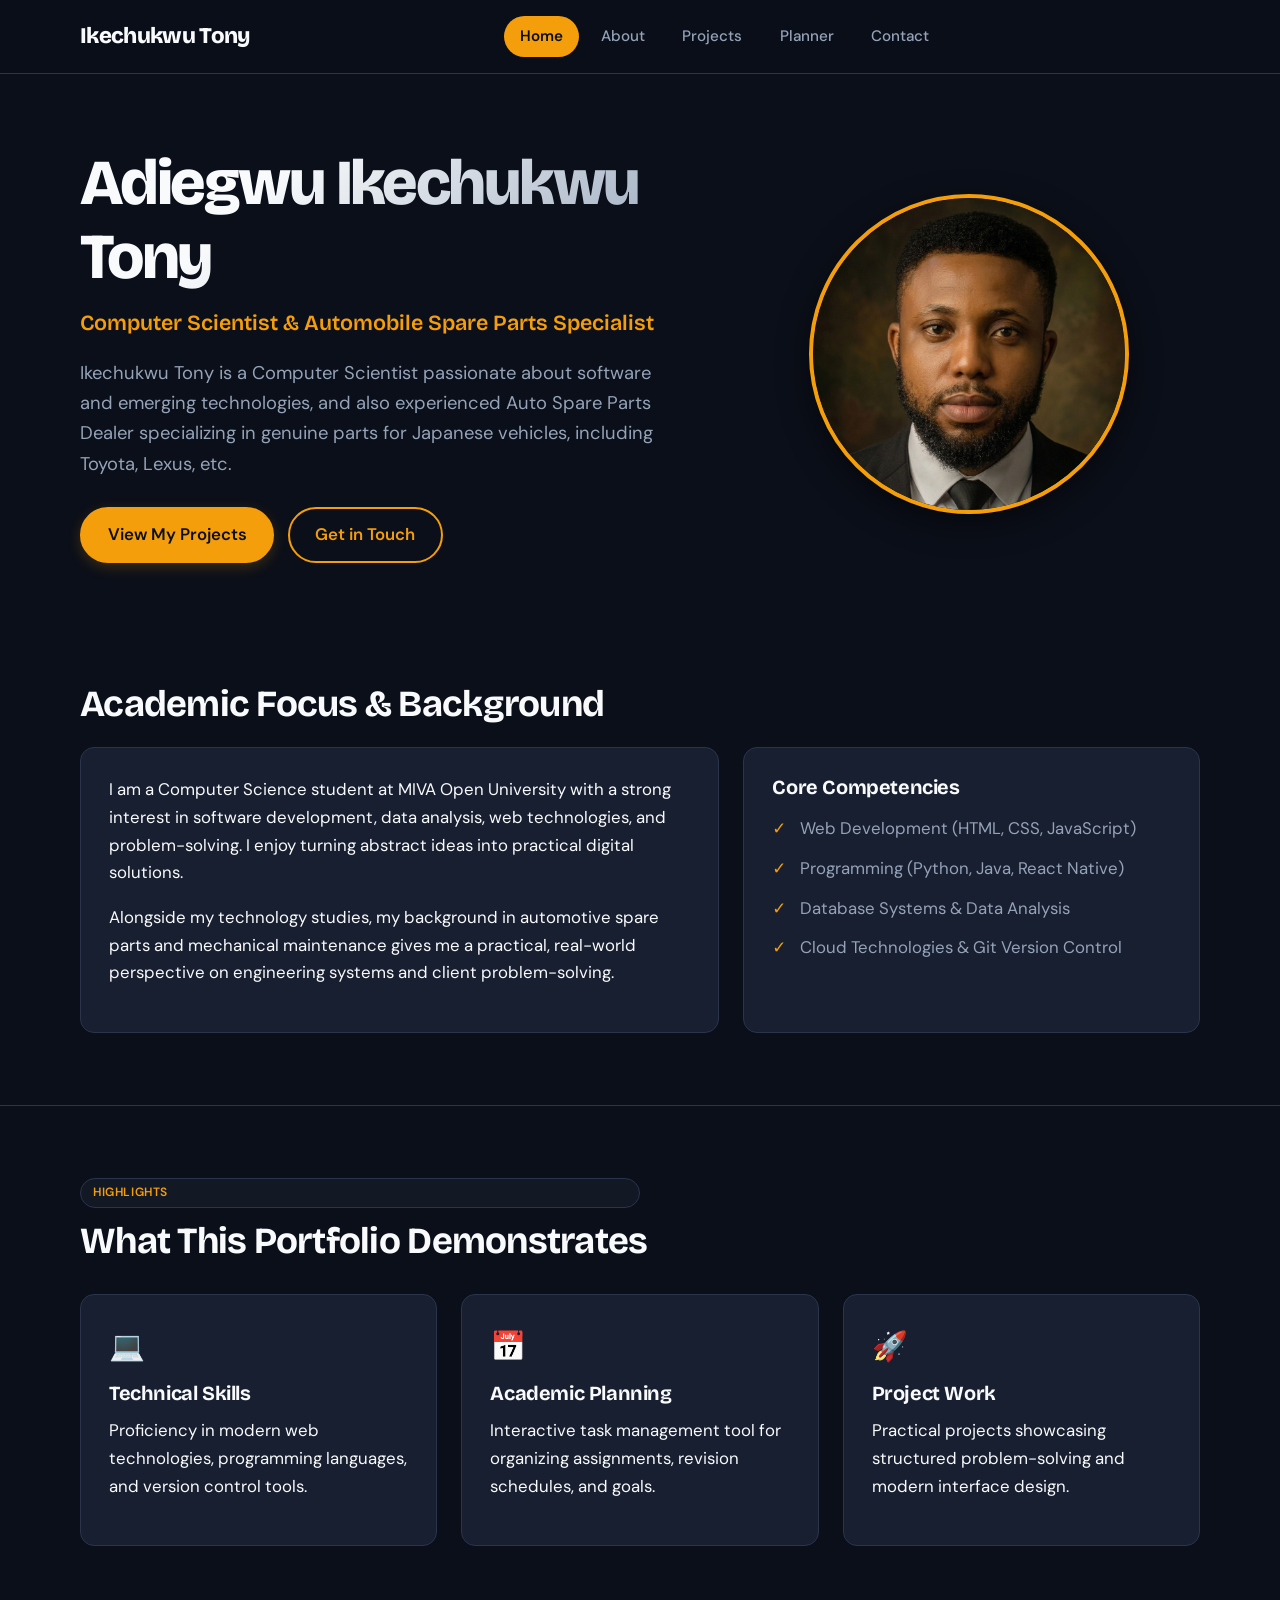
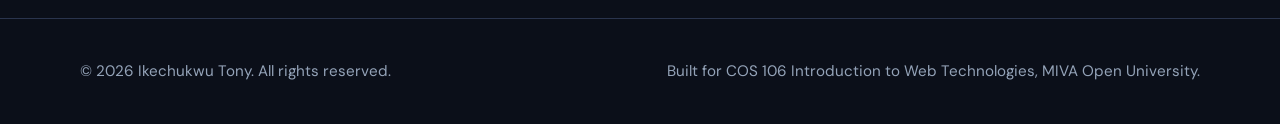
<file: index.html>
<!DOCTYPE html>
<html lang="en">

<head>
    <meta charset="UTF-8">
    <meta name="viewport" content="width=device-width, initial-scale=1">
    <title>Ikechukwu Tony | Portfolio</title>
    <meta name="description" content="Ikechukwu Tony is a Computer Science student at Miva Open University and professional auto spare parts specialist.">
    <link rel="preconnect" href="https://fonts.googleapis.com">
    <link rel="preconnect" href="https://fonts.gstatic.com" crossorigin>
    <link href="https://fonts.googleapis.com/css2?family=Bricolage+Grotesque:opsz,wght@12..96,500;12..96,700;12..96,800&family=DM+Sans:wght@400;500;700&display=swap" rel="stylesheet">
    <link rel="stylesheet" href="style.css">
</head>

<body>
    <header class="site-header">
        <a class="brand" href="index.html">Ikechukwu Tony</a>
        <button class="nav-toggle" aria-expanded="false" aria-controls="site-nav">Menu</button>
        <nav id="site-nav" aria-label="Main navigation">
            <ul>
                <li><a href="index.html" aria-current="page">Home</a></li>
                <li><a href="about.html">About</a></li>
                <li><a href="projects.html">Projects</a></li>
                <li><a href="planner.html">Planner</a></li>
                <li><a href="contact.html">Contact</a></li>
            </ul>
        </nav>
    </header>

    <main>
        <section class="hero" aria-labelledby="hero-title">
            <div class="container hero-grid">
                <div>
                    <h1 id="hero-title">Adiegwu Ikechukwu Tony</h1>
                    <p class="headline">Computer Scientist & Automobile Spare Parts Specialist</p>
                    <p class="lede">Ikechukwu Tony is a Computer Scientist passionate about software and emerging technologies, and also experienced Auto Spare Parts Dealer specializing in genuine parts for Japanese vehicles, including Toyota, Lexus, etc.</p>
                    <div class="btn-row">
                        <a class="btn" href="projects.html">View My Projects</a>
                        <a class="btn btn-outline" href="contact.html">Get in Touch</a>
                    </div>
                </div>
                <figure class="portrait" style="margin:0">
                    <img src="./assests/cropped_circle_image.png" alt="Portrait of Ikechukwu Tony" width="320" height="320">
                </figure>
            </div>
        </section>

        <section class="section" aria-labelledby="overview-title">
            <div class="container">
                <h2 id="overview-title">Academic Focus & Background</h2>
                <div class="overview">
                    <article>
                        <p>I am a Computer Science student at MIVA Open University with a strong interest in software development, data analysis, web technologies, and problem-solving. I enjoy turning abstract ideas into practical digital solutions.</p>
                        <p>Alongside my technology studies, my background in automotive spare parts and mechanical maintenance gives me a practical, real-world perspective on engineering systems and client problem-solving.</p>
                    </article>
                    <article>
                        <h3>Core Competencies</h3>
                        <ul class="check-list">
                            <li>Web Development (HTML, CSS, JavaScript)</li>
                            <li>Programming (Python, Java, React Native)</li>
                            <li>Database Systems & Data Analysis</li>
                            <li>Cloud Technologies & Git Version Control</li>
                        </ul>
                    </article>
                </div>
            </div>
        </section>

        <section class="section">
            <div class="container">
                <p class="tag">Highlights</p>
                <h2>What This Portfolio Demonstrates</h2>
                <div class="feature-grid">
                    <article class="feature-card">
                        <div class="icon">💻</div>
                        <h3>Technical Skills</h3>
                        <p>Proficiency in modern web technologies, programming languages, and version control tools.</p>
                    </article>
                    <article class="feature-card">
                        <div class="icon">📅</div>
                        <h3>Academic Planning</h3>
                        <p>Interactive task management tool for organizing assignments, revision schedules, and goals.</p>
                    </article>
                    <article class="feature-card">
                        <div class="icon">🚀</div>
                        <h3>Project Work</h3>
                        <p>Practical projects showcasing structured problem-solving and modern interface design.</p>
                    </article>
                </div>
            </div>
        </section>
    </main>

    <footer class="site-footer">
        <div class="container">
            <p>&copy; 2026 Ikechukwu Tony. All rights reserved.</p>
            <p>Built for COS 106 Introduction to Web Technologies, MIVA Open University.</p>
        </div>
    </footer>

    <script src="script.js"></script>
</body>

</html>
</file>
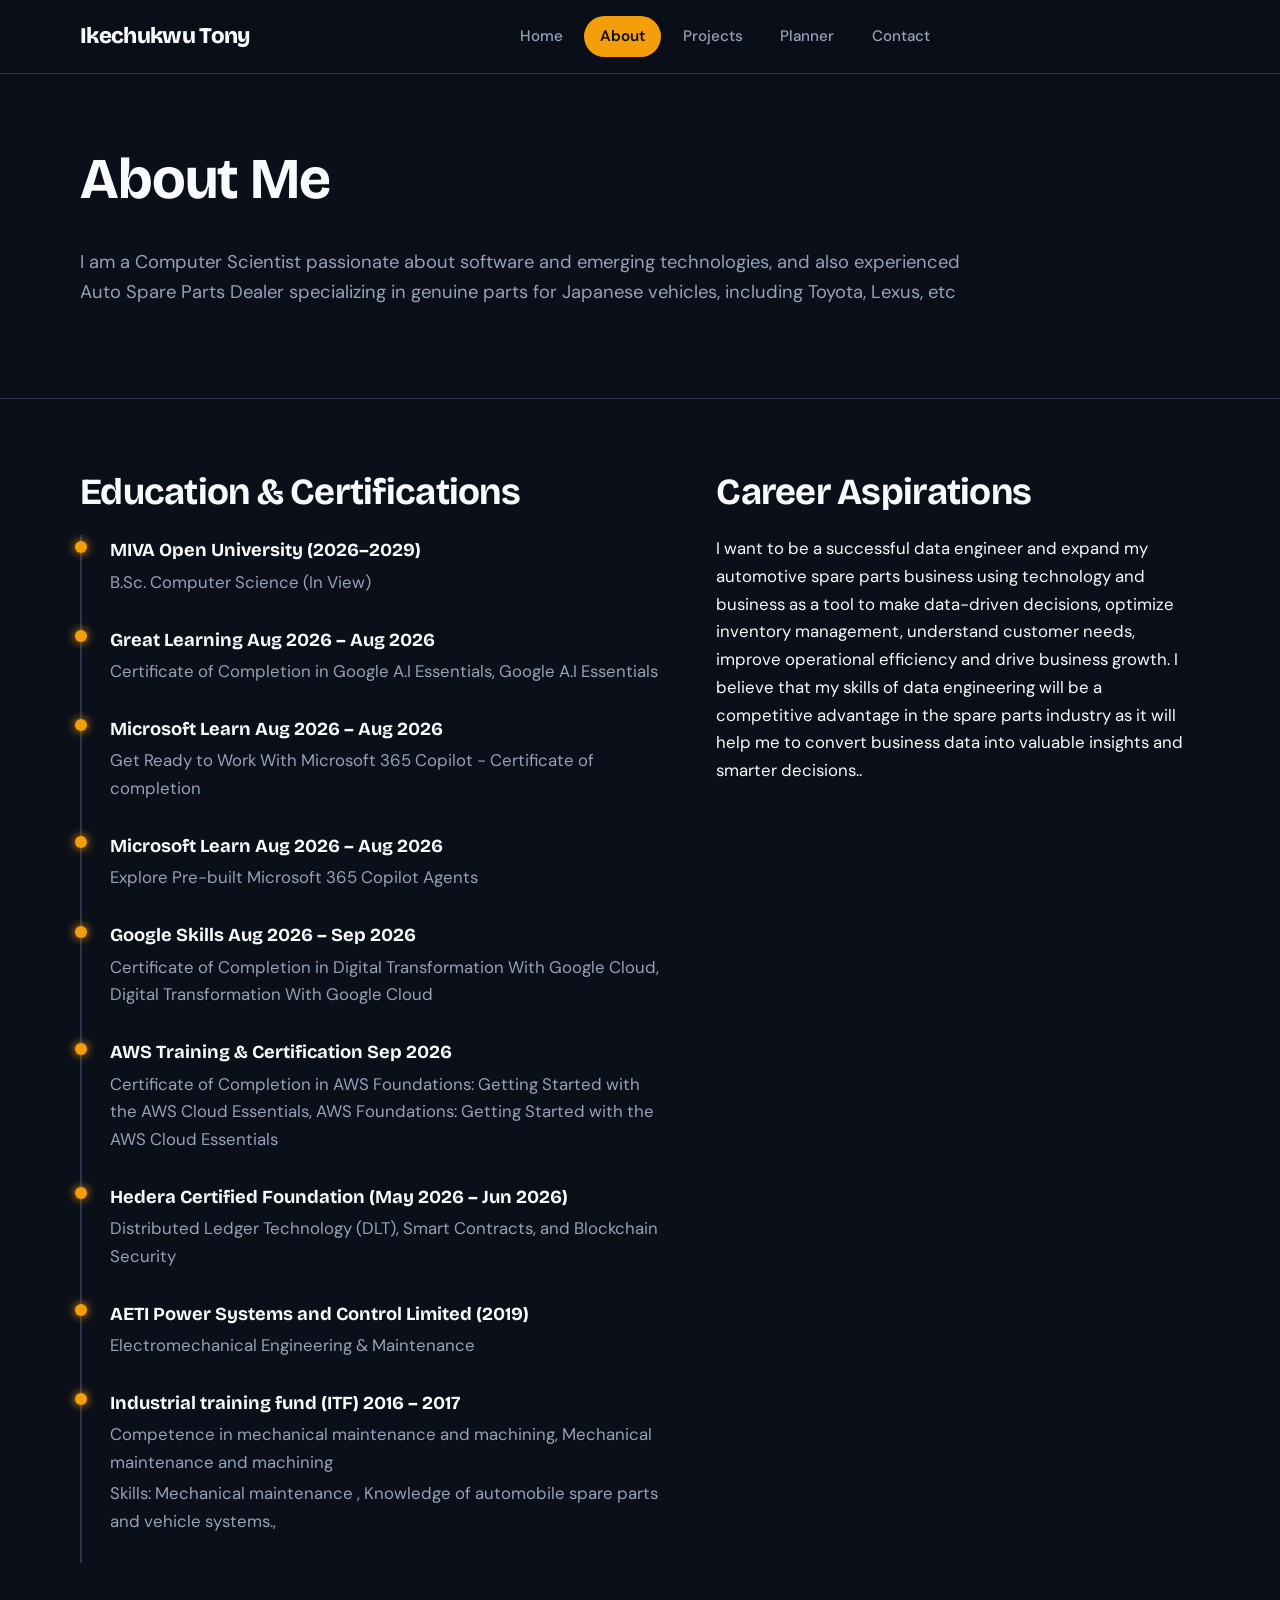
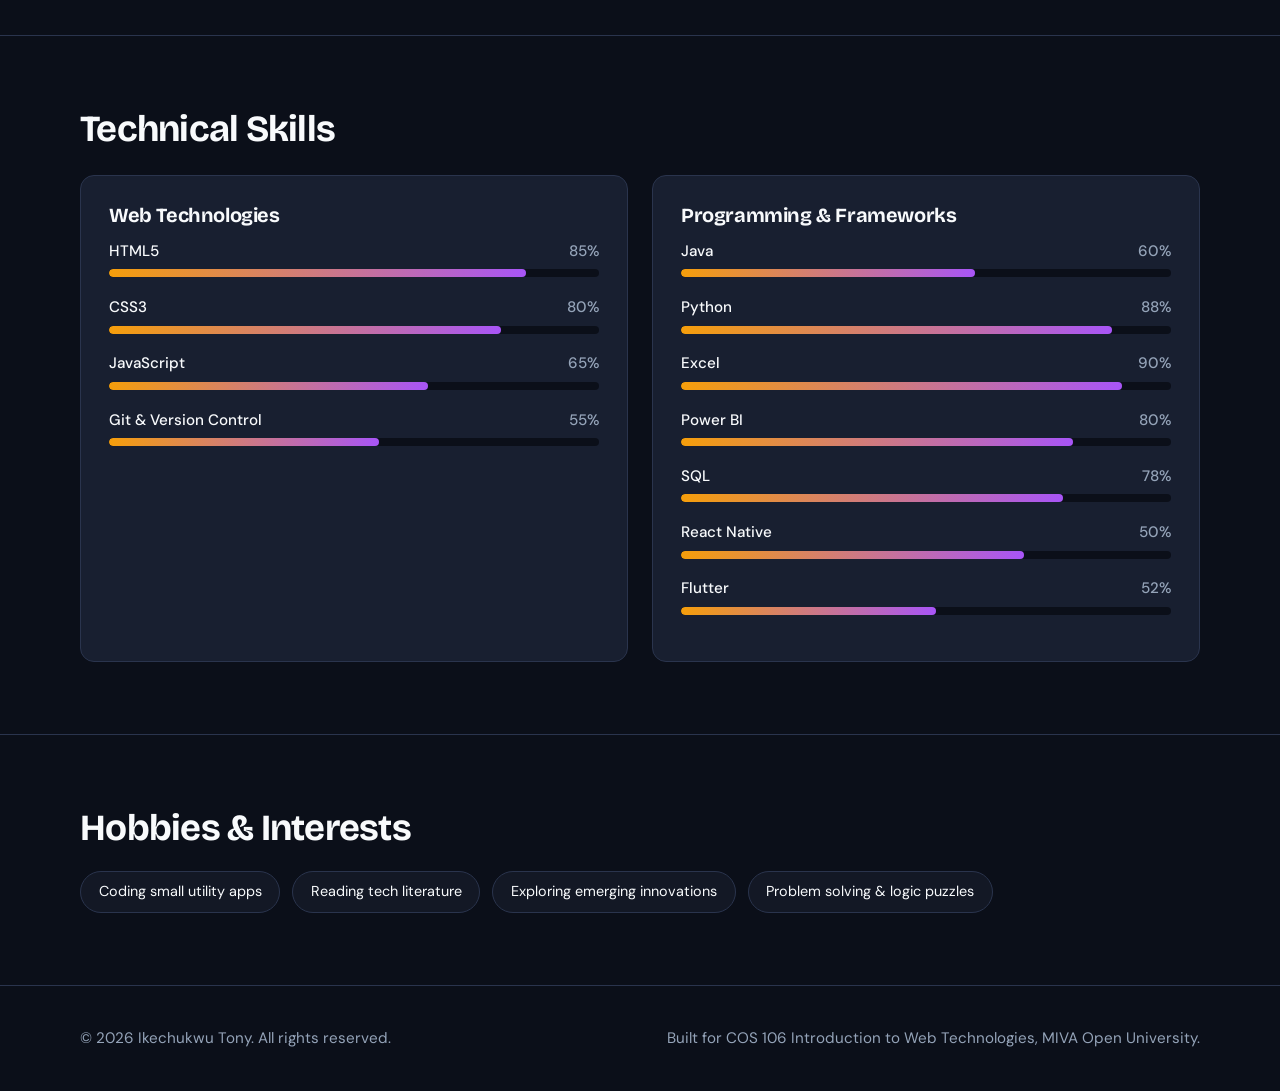
<file: about.html>
<!DOCTYPE html>
<html lang="en">

<head>
    <meta charset="UTF-8">
    <meta name="viewport" content="width=device-width, initial-scale=1">
    <title>About | Ikechukwu Tony</title>
    <meta name="description" content="Education, career goals, skills and background of Ikechukwu Tony.">
    <link rel="preconnect" href="https://fonts.googleapis.com">
    <link rel="preconnect" href="https://fonts.gstatic.com" crossorigin>
    <link href="https://fonts.googleapis.com/css2?family=Bricolage+Grotesque:opsz,wght@12..96,500;12..96,700;12..96,800&family=DM+Sans:wght@400;500;700&display=swap" rel="stylesheet">
    <link rel="stylesheet" href="style.css">
</head>

<body>
    <header class="site-header">
        <a class="brand" href="index.html">Ikechukwu Tony</a>
        <button class="nav-toggle" aria-expanded="false" aria-controls="site-nav">Menu</button>
        <nav id="site-nav" aria-label="Main navigation">
            <ul>
                <li><a href="index.html">Home</a></li>
                <li><a href="about.html" aria-current="page">About</a></li>
                <li><a href="projects.html">Projects</a></li>
                <li><a href="planner.html">Planner</a></li>
                <li><a href="contact.html">Contact</a></li>
            </ul>
        </nav>
    </header>

    <main>
        <section class="section" aria-labelledby="about-title">
            <div class="container">
                <h1 id="about-title">About Me</h1>
                <p class="lede">I am a Computer Scientist passionate about software and emerging technologies, and also experienced Auto Spare Parts Dealer specializing in genuine parts for Japanese vehicles, including Toyota, Lexus, etc</p>
            </div>
        </section>

        <section class="section" aria-labelledby="edu-title">
            <div class="container two-col">
                <div>
                    <h2 id="edu-title">Education & Certifications</h2>
                    <ul class="edu-list">
                        <li>
                            <strong>MIVA Open University (2026–2029)</strong>
                            <span>B.Sc. Computer Science (In View)</span>
                        </li>

                        <li>
                            <strong>Great Learning  Aug 2026 – Aug 2026</strong>
                            <span>Certificate of Completion in Google A.I Essentials, Google A.I Essentials</span>
                        </li>
                        <li>
                            <strong>Microsoft Learn Aug 2026 – Aug 2026</strong>
                            <span>Get Ready to Work With Microsoft 365 Copilot - Certificate of completion</span>
                        </li>
                        <li>
                            <strong>Microsoft Learn Aug 2026 – Aug 2026</strong>
                            <span>Explore Pre-built Microsoft 365 Copilot Agents</span>
                            <li>
                                <strong>Google Skills Aug 2026 – Sep 2026</strong>
                                <span>Certificate of Completion in Digital Transformation With Google Cloud, Digital Transformation With Google Cloud</span>
                            </li>
                            <li>
                                <strong>AWS Training & Certification Sep 2026</strong>
                                <span>Certificate of Completion in AWS Foundations: Getting Started with the AWS Cloud Essentials, AWS Foundations: Getting Started with the AWS Cloud Essentials</span>
                            </li>
                            <li>
                                <strong>Hedera Certified Foundation (May 2026 – Jun 2026)</strong>
                                <span>Distributed Ledger Technology (DLT), Smart Contracts, and Blockchain Security</span>
                            </li>
                            <li>
                                <strong>AETI Power Systems and Control Limited (2019)</strong>
                                <span>Electromechanical Engineering & Maintenance</span>
                            </li>
                            <li><strong>Industrial training fund (ITF) 2016 – 2017</strong>
                                <span>Competence in mechanical maintenance and machining, Mechanical maintenance and machining</span>
                                <span>Skills: Mechanical maintenance , Knowledge of automobile spare parts and vehicle systems.,</span>
                            </li>

                        </li>
                    </ul>
                </div>
                <div>
                    <h2>Career Aspirations</h2>
                    <p>I want to be a successful data engineer and expand my automotive spare parts business using technology and business as a tool to make data-driven decisions, optimize inventory management, understand customer needs, improve operational
                        efficiency and drive business growth. I believe that my skills of data engineering will be a competitive advantage in the spare parts industry as it will help me to convert business data into valuable insights and smarter decisions..</p>
                </div>
            </div>
        </section>

        <section class="section" aria-labelledby="skills-title">
            <div class="container">
                <h2 id="skills-title">Technical Skills</h2>
                <div class="skills-grid">
                    <article class="skill-group">
                        <h3>Web Technologies</h3>
                        <ul>
                            <li>
                                <div class="skill-name">HTML5 <span>85%</span></div>
                                <div class="meter"><i style="--lvl:85%"></i></div>
                            </li>
                            <li>
                                <div class="skill-name">CSS3 <span>80%</span></div>
                                <div class="meter"><i style="--lvl:80%"></i></div>
                            </li>
                            <li>
                                <div class="skill-name">JavaScript <span>65%</span></div>
                                <div class="meter"><i style="--lvl:65%"></i></div>
                            </li>
                            <li>
                                <div class="skill-name">Git & Version Control <span>55%</span></div>
                                <div class="meter"><i style="--lvl:55%"></i></div>
                            </li>
                        </ul>
                    </article>
                    <article class="skill-group">
                        <h3>Programming & Frameworks</h3>
                        <ul>
                            <li>
                                <div class="skill-name">Java <span>60%</span></div>
                                <div class="meter"><i style="--lvl:60%"></i></div>
                            </li>
                            <li>
                                <div class="skill-name">Python <span>88%</span></div>
                                <div class="meter"><i style="--lvl:88%"></i></div>
                            </li>
                            <li>
                                <div class="skill-name">Excel <span>90%</span></div>
                                <div class="meter"><i style="--lvl:90%"></i></div>
                                <li>
                                    <div class="skill-name">Power BI <span>80%</span></div>
                                    <div class="meter"><i style="--lvl:80%"></i></div>
                                </li>
                                <li>
                                    <div class="skill-name">SQL <span>78%</span></div>
                                    <div class="meter"><i style="--lvl:78%"></i></div>
                                </li>
                            </li>
                            <li>
                                <div class="skill-name">React Native <span>50%</span></div>
                                <div class="meter"><i style="--lvl:70%"></i></div>
                            </li>
                            <li>
                                <div class="skill-name">Flutter <span>52%</span></div>
                                <div class="meter"><i style="--lvl:52%"></i></div>
                            </li>
                        </ul>
                    </article>
                </div>
            </div>
        </section>

        <section class="section" aria-labelledby="hobbies-title">
            <div class="container">
                <h2 id="hobbies-title">Hobbies & Interests</h2>
                <ul class="interest-list">
                    <li>Coding small utility apps</li>
                    <li>Reading tech literature</li>
                    <li>Exploring emerging innovations</li>
                    <li>Problem solving & logic puzzles</li>
                </ul>
            </div>
        </section>
    </main>

    <footer class="site-footer">
        <div class="container">
            <p>&copy; 2026 Ikechukwu Tony. All rights reserved.</p>
            <p>Built for COS 106 Introduction to Web Technologies, MIVA Open University.</p>
        </div>
    </footer>

    <script src="script.js"></script>
</body>

</html>
</file>
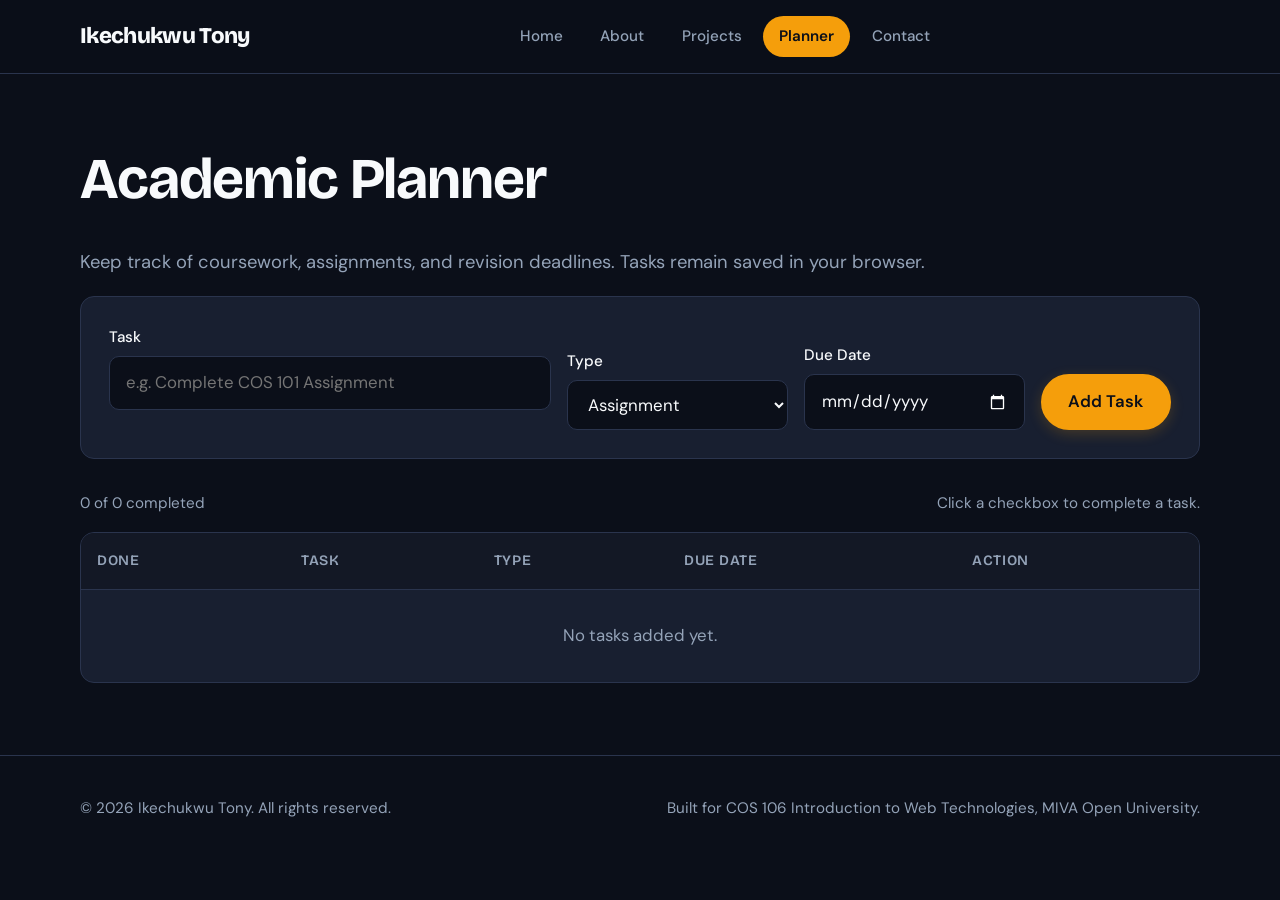
<file: planner.html>
<!DOCTYPE html>
<html lang="en">

<head>
    <meta charset="UTF-8">
    <meta name="viewport" content="width=device-width, initial-scale=1">
    <title>Planner | Ikechukwu Tony</title>
    <meta name="description" content="Plan assignments and academic deadlines.">
    <link rel="preconnect" href="https://fonts.googleapis.com">
    <link rel="preconnect" href="https://fonts.gstatic.com" crossorigin>
    <link href="https://fonts.googleapis.com/css2?family=Bricolage+Grotesque:opsz,wght@12..96,500;12..96,700;12..96,800&family=DM+Sans:wght@400;500;700&display=swap" rel="stylesheet">
    <link rel="stylesheet" href="style.css">
</head>

<body>
    <header class="site-header">
        <a class="brand" href="index.html">Ikechukwu Tony</a>
        <button class="nav-toggle" aria-expanded="false" aria-controls="site-nav">Menu</button>
        <nav id="site-nav" aria-label="Main navigation">
            <ul>
                <li><a href="index.html">Home</a></li>
                <li><a href="about.html">About</a></li>
                <li><a href="projects.html">Projects</a></li>
                <li><a href="planner.html" aria-current="page">Planner</a></li>
                <li><a href="contact.html">Contact</a></li>
            </ul>
        </nav>
    </header>

    <main>
        <section class="section" aria-labelledby="planner-title">
            <div class="container">
                <h1 id="planner-title">Academic Planner</h1>
                <p class="lede">Keep track of coursework, assignments, and revision deadlines. Tasks remain saved in your browser.</p>

                <form id="task-form" class="task-form" novalidate>
                    <div>
                        <label for="task-title">Task</label>
                        <input type="text" id="task-title" name="title" placeholder="e.g. Complete COS 101 Assignment">
                        <p class="field-error" id="task-title-error" aria-live="polite"></p>
                    </div>
                    <div>
                        <label for="task-type">Type</label>
                        <select id="task-type" name="type">
              <option value="assignment">Assignment</option>
              <option value="study">Study Session</option>
              <option value="exam">Exam Prep</option>
            </select>
                    </div>
                    <div>
                        <label for="task-due">Due Date</label>
                        <input type="date" id="task-due" name="due">
                    </div>
                    <button type="submit" class="btn">Add Task</button>
                </form>

                <div class="planner-status">
                    <span id="task-count" aria-live="polite">0 of 0 completed</span>
                    <span>Click a checkbox to complete a task.</span>
                </div>

                <div class="table-wrap">
                    <table>
                        <thead>
                            <tr>
                                <th scope="col">Done</th>
                                <th scope="col">Task</th>
                                <th scope="col">Type</th>
                                <th scope="col">Due Date</th>
                                <th scope="col">Action</th>
                            </tr>
                        </thead>
                        <tbody id="task-body"></tbody>
                    </table>
                </div>
            </div>
        </section>
    </main>

    <footer class="site-footer">
        <div class="container">
            <p>&copy; 2026 Ikechukwu Tony. All rights reserved.</p>
            <p>Built for COS 106 Introduction to Web Technologies, MIVA Open University.</p>
        </div>
    </footer>

    <script src="script.js"></script>
</body>

</html>
</file>
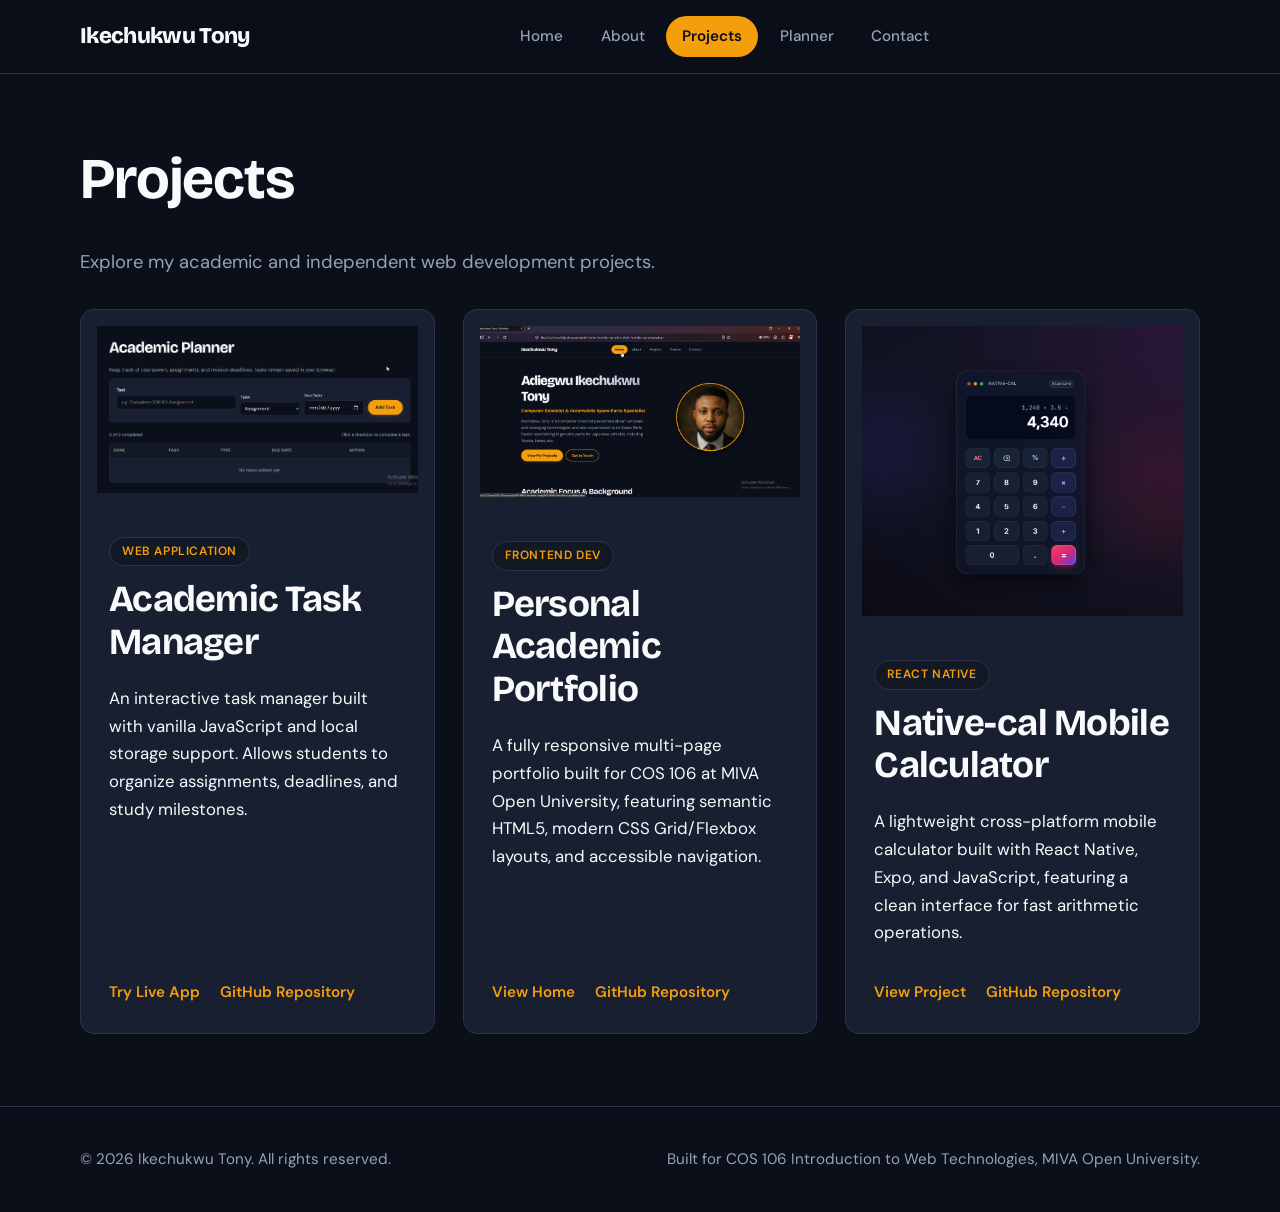
<file: projects.html>
<!DOCTYPE html>
<html lang="en">

<head>
    <meta charset="UTF-8">
    <meta name="viewport" content="width=device-width, initial-scale=1">
    <title>Projects | Ikechukwu Tony</title>
    <meta name="description" content="Web development and software projects by Ikechukwu Tony.">
    <link rel="preconnect" href="https://fonts.googleapis.com">
    <link rel="preconnect" href="https://fonts.gstatic.com" crossorigin>
    <link href="https://fonts.googleapis.com/css2?family=Bricolage+Grotesque:opsz,wght@12..96,500;12..96,700;12..96,800&family=DM+Sans:wght@400;500;700&display=swap" rel="stylesheet">
    <link rel="stylesheet" href="style.css">
</head>

<body>
    <header class="site-header">
        <a class="brand" href="index.html">Ikechukwu Tony</a>
        <button class="nav-toggle" aria-expanded="false" aria-controls="site-nav">Menu</button>
        <nav id="site-nav" aria-label="Main navigation">
            <ul>
                <li><a href="index.html">Home</a></li>
                <li><a href="about.html">About</a></li>
                <li><a href="projects.html" aria-current="page">Projects</a></li>
                <li><a href="planner.html">Planner</a></li>
                <li><a href="contact.html">Contact</a></li>
            </ul>
        </nav>
    </header>

    <main>
        <section class="section" aria-labelledby="projects-title">
            <div class="container">
                <h1 id="projects-title">Projects</h1>
                <p class="lede">Explore my academic and independent web development projects.</p>

                <div class="project-grid">
                    <article class="project">
                        <div class="art art-1"><img src="./assests/pic.png"/></div>
                        <div class="body">
                            <span class="tag">Web Application</span>
                            <h2>Academic Task Manager</h2>
                            <p>An interactive task manager built with vanilla JavaScript and local storage support. Allows students to organize assignments, deadlines, and study milestones.</p>
                            <div class="links">
                                <a href="planner.html">Try Live App</a>
                                <a href="https://github.com/IkechukwuTony" target="_blank" rel="noopener noreferrer">GitHub Repository</a>
                            </div>
                        </div>
                    </article>

                    <article class="project">
                        <div class="art art-2"><img src="./assests/Screenshot_325.png"/></div>
                        <div class="body">
                            <span class="tag">Frontend Dev</span>
                            <h2>Personal Academic Portfolio</h2>
                            <p>A fully responsive multi-page portfolio built for COS 106 at MIVA Open University, featuring semantic HTML5, modern CSS Grid/Flexbox layouts, and accessible navigation.</p>
                            <div class="links">
                                <a href="index.html">View Home</a>
                                <a href="https://github.com/IkechukwuTony" target="_blank" rel="noopener noreferrer">GitHub Repository</a>
                            </div>
                        </div>
                    </article>

<article class="project">
    <div class="art art-3"><img src="./assests/Screenshot_328.png" alt="Native-cal Mobile Calculator Screenshot"/></div>
    <div class="body">
        <span class="tag">React Native</span>
        <h2>Native-cal Mobile Calculator</h2>
        <p>A lightweight cross-platform mobile calculator built with React Native, Expo, and JavaScript, featuring a clean interface for fast arithmetic operations.</p>
        <div class="links">
            <a href="#" onclick="alert('this is simulated')" return: false; target="_blank" rel="noopener noreferrer">View Project</a>
            <a href="#" onclick="alert('this is simulated')" return: false; target="_blank" rel="noopener noreferrer">GitHub Repository</a>
        </div>
    </div>
</article>
                </div>
            </div>
        </section>
    </main>

    <footer class="site-footer">
        <div class="container">
            <p>&copy; 2026 Ikechukwu Tony. All rights reserved.</p>
            <p>Built for COS 106 Introduction to Web Technologies, MIVA Open University.</p>
        </div>
    </footer>

    <script src="script.js"></script>
</body>

</html>
</file>
<file: style.css>
/* ==========================================================
   Ikechukwu Tony Portfolio – style.css
   MIVA Open University · COS 106 Practical Term Project
   ========================================================== */

:root {
    --bg-primary: #0b0f19;
    --bg-secondary: #131825;
    --bg-card: #181f30;
    --bg-card-hover: #1e273d;
    --border: #2a344d;
    --text-main: #f8fafc;
    --text-muted: #94a3b8;
    --accent: #f59e0b;
    /* Warm Amber / Gold */
    --accent-hover: #fbbf24;
    --violet: #a855f7;
    /* Subtle secondary glow */
    --danger: #ef4444;
    --success: #10b981;
    --radius: 14px;
    --font-display: "Bricolage Grotesque", "Segoe UI", system-ui, sans-serif;
    --font-body: "DM Sans", "Segoe UI", system-ui, sans-serif;
}

*,
*::before,
*::after {
    box-sizing: border-box;
}

html {
    scroll-behavior: smooth;
}

body {
    margin: 0;
    background: var(--bg-primary);
    color: var(--text-main);
    font-family: var(--font-body);
    font-size: 1.05rem;
    line-height: 1.65;
}

img {
    max-width: 100%;
    display: block;
}

a {
    color: var(--accent);
    text-decoration: none;
    text-underline-offset: 3px;
    transition: color 0.2s ease;
}

a:hover {
    color: var(--accent-hover);
}

:focus-visible {
    outline: 3px solid var(--accent);
    outline-offset: 3px;
    border-radius: 4px;
}

h1,
h2,
h3 {
    font-family: var(--font-display);
    line-height: 1.15;
    letter-spacing: -0.02em;
    margin: 0 0 0.6em;
    color: var(--text-main);
}

h1 {
    font-size: clamp(2.2rem, 5vw, 3.6rem);
}

h2 {
    font-size: clamp(1.6rem, 3.2vw, 2.3rem);
}

h3 {
    font-size: 1.25rem;
}

p {
    margin: 0 0 1em;
    max-width: 70ch;
}

.container {
    width: min(1120px, 100% - 2.5rem);
    margin-inline: auto;
}

.section {
    padding: 4.5rem 0;
}

.section+.section {
    border-top: 1px solid var(--border);
}

.lede {
    color: var(--text-muted);
    font-size: 1.15rem;
}


/* ---------- Header & Navigation ---------- */

.site-header {
    position: sticky;
    top: 0;
    z-index: 100;
    display: flex;
    align-items: center;
    justify-content: space-between;
    padding: 1rem max(1.25rem, calc((100% - 1120px) / 2));
    background: rgba(11, 15, 25, 0.88);
    backdrop-filter: blur(12px);
    border-bottom: 1px solid var(--border);
}

.brand {
    font-family: var(--font-display);
    font-weight: 800;
    font-size: 1.4rem;
    color: var(--text-main);
    letter-spacing: -0.03em;
}

.brand:hover {
    color: var(--accent);
}

.site-header nav ul {
    display: flex;
    gap: 0.35rem;
    list-style: none;
    margin: 0;
    padding: 0;
}

.site-header nav a {
    display: block;
    padding: 0.5rem 1rem;
    border-radius: 999px;
    color: var(--text-muted);
    font-weight: 500;
    font-size: 0.95rem;
    transition: background 0.2s, color 0.2s;
}

.site-header nav a:hover {
    color: var(--text-main);
    background: var(--bg-secondary);
}

.site-header nav a[aria-current="page"] {
    color: var(--bg-primary);
    background: var(--accent);
    font-weight: 600;
}

.nav-toggle {
    display: none;
    background: var(--bg-secondary);
    color: var(--text-main);
    border: 1px solid var(--border);
    border-radius: 999px;
    padding: 0.45rem 1rem;
    font: inherit;
    cursor: pointer;
}


/* ---------- Buttons ---------- */

.btn {
    display: inline-flex;
    align-items: center;
    justify-content: center;
    cursor: pointer;
    font: inherit;
    font-weight: 600;
    padding: 0.75rem 1.6rem;
    border-radius: 999px;
    border: 2px solid var(--accent);
    background: var(--accent);
    color: var(--bg-primary);
    text-decoration: none;
    transition: all 0.2s ease;
    box-shadow: 0 4px 14px rgba(245, 158, 11, 0.2);
}

.btn:hover {
    background: var(--accent-hover);
    border-color: var(--accent-hover);
    color: var(--bg-primary);
    transform: translateY(-2px);
    box-shadow: 0 6px 20px rgba(245, 158, 11, 0.35);
}

.btn-outline {
    background: transparent;
    color: var(--accent);
    box-shadow: none;
}

.btn-outline:hover {
    background: var(--accent);
    color: var(--bg-primary);
}

.btn-row {
    display: flex;
    flex-wrap: wrap;
    gap: 0.85rem;
    margin-top: 1.75rem;
}


/* ---------- Hero Section ---------- */

.hero {
    padding: 4.5rem 0 3rem;
}

.hero-grid {
    display: grid;
    grid-template-columns: 1.3fr 1fr;
    gap: 3.5rem;
    align-items: center;
}

.hero h1 {
    font-size: clamp(2.5rem, 6vw, 4rem);
    font-weight: 800;
    letter-spacing: -0.04em;
    margin-bottom: 0.2em;
    background: linear-gradient(135deg, #f8fafc 30%, #94a3b8 100%);
    -webkit-background-clip: text;
    -webkit-text-fill-color: transparent;
}

.hero .headline {
    font-family: var(--font-display);
    font-size: clamp(1.1rem, 2vw, 1.35rem);
    font-weight: 600;
    color: var(--accent);
    margin-bottom: 1rem;
}

.portrait {
    position: relative;
    justify-self: center;
    width: min(320px, 75vw);
    aspect-ratio: 1;
}

.portrait img {
    width: 100%;
    height: 100%;
    border-radius: 50%;
    object-fit: cover;
    border: 4px solid var(--accent);
    background: var(--bg-card);
    box-shadow: 0 10px 30px rgba(0, 0, 0, 0.5);
}


/* ---------- Overview / Cards ---------- */

.overview {
    display: grid;
    grid-template-columns: 1.4fr 1fr;
    gap: 1.5rem;
}

.overview article,
.feature-card,
.skill-group,
.project,
.contact-form,
.task-form {
    background: var(--bg-card);
    border: 1px solid var(--border);
    border-radius: var(--radius);
    padding: 1.75rem;
    transition: border-color 0.25s, transform 0.25s;
}

.overview article:hover,
.feature-card:hover,
.project:hover {
    border-color: var(--accent);
}

.check-list {
    list-style: none;
    padding: 0;
    margin: 1rem 0 0;
}

.check-list li {
    position: relative;
    padding-left: 1.75rem;
    margin-bottom: 0.75rem;
    color: var(--text-muted);
}

.check-list li::before {
    content: "✓";
    position: absolute;
    left: 0;
    color: var(--accent);
    font-weight: 700;
}


/* ---------- Highlights Grid ---------- */

.feature-grid {
    display: grid;
    grid-template-columns: repeat(auto-fit, minmax(280px, 1fr));
    gap: 1.5rem;
    margin-top: 2rem;
}

.feature-card .icon {
    font-size: 1.8rem;
    color: var(--accent);
    margin-bottom: 0.75rem;
}


/* ---------- About & Education ---------- */

.two-col {
    display: grid;
    grid-template-columns: 1.2fr 1fr;
    gap: 3.5rem;
}

.edu-list {
    list-style: none;
    margin: 0;
    padding: 0;
    border-left: 2px solid var(--border);
}

.edu-list li {
    position: relative;
    padding: 0 0 1.75rem 1.75rem;
}

.edu-list li::before {
    content: "";
    position: absolute;
    left: -7px;
    top: 0.35rem;
    width: 12px;
    height: 12px;
    border-radius: 50%;
    background: var(--accent);
    box-shadow: 0 0 10px var(--accent);
}

.edu-list strong {
    display: block;
    font-family: var(--font-display);
    font-size: 1.15rem;
    color: var(--text-main);
}

.edu-list span {
    display: block;
    color: var(--text-muted);
    margin-top: 0.2rem;
}


/* Skills Grid & Meters */

.skills-grid {
    display: grid;
    grid-template-columns: repeat(auto-fit, minmax(280px, 1fr));
    gap: 1.5rem;
    margin-top: 1.5rem;
}

.skill-group ul {
    list-style: none;
    margin: 0;
    padding: 0;
}

.skill-group li {
    margin-bottom: 1.1rem;
}

.skill-name {
    display: flex;
    justify-content: space-between;
    font-weight: 500;
    margin-bottom: 0.35rem;
    font-size: 0.95rem;
}

.skill-name span {
    color: var(--text-muted);
}

.meter {
    height: 8px;
    border-radius: 4px;
    background: var(--bg-primary);
    overflow: hidden;
}

.meter i {
    display: block;
    height: 100%;
    width: var(--lvl);
    background: linear-gradient(90deg, var(--accent), var(--violet));
    border-radius: 4px;
}

.interest-list {
    display: flex;
    flex-wrap: wrap;
    gap: 0.75rem;
    list-style: none;
    padding: 0;
    margin: 1.25rem 0 0;
}

.interest-list li {
    padding: 0.5rem 1.1rem;
    border-radius: 999px;
    border: 1px solid var(--border);
    background: var(--bg-secondary);
    color: var(--text-main);
    font-size: 0.9rem;
}


/* ---------- Projects Grid ---------- */

.project-grid {
    display: grid;
    grid-template-columns: repeat(auto-fit, minmax(300px, 1fr));
    gap: 1.75rem;
    margin-top: 2rem;
}

.project {
    display: flex;
    flex-direction: column;
    overflow: hidden;
    padding: 0;
}

.project .art {
    aspect-ratio: 16 / 9;
    display: grid;
    place-items: center;
    font-family: var(--font-display);
    font-weight: 800;
    font-size: 1.4rem;
    color: #fff;
    padding: 1rem;
}


.project .art img {
  width: 100%;
  height: 100%;
  object-fit: cover; /* Crops the image cleanly instead of stretching it */
  object-position: center; /* Keeps the focal point centered */
  display: block; /* Removes the tiny default whitespace gap below images */
  transition: transform 0.3s ease;
}

/* Optional subtle zoom effect when hovering over the project card */
.project:hover .art img {
  transform: scale(1.05);
}




.art-4 {
    background: linear-gradient(135deg, #8b5cf6, #6d28d9);
}

.project .body {
    padding: 1.75rem;
    display: flex;
    flex-direction: column;
    flex: 1;
}

.tag {
    align-self: flex-start;
    font-size: 0.75rem;
    font-weight: 600;
    text-transform: uppercase;
    letter-spacing: 0.05em;
    padding: 0.25rem 0.75rem;
    border-radius: 999px;
    background: var(--bg-secondary);
    color: var(--accent);
    border: 1px solid var(--border);
    margin-bottom: 0.75rem;
}

.project .links {
    margin-top: auto;
    padding-top: 1rem;
    display: flex;
    gap: 1.25rem;
    font-weight: 600;
    font-size: 0.95rem;
}


/* ---------- Planner & Forms ---------- */

.task-form {
    display: grid;
    grid-template-columns: 2fr 1fr 1fr auto;
    gap: 1rem;
    align-items: end;
    margin-bottom: 1.5rem;
}

label {
    display: block;
    font-weight: 500;
    margin-bottom: 0.4rem;
    font-size: 0.95rem;
}

input[type="text"],
input[type="email"],
input[type="tel"],
input[type="date"],
select,
textarea {
    width: 100%;
    padding: 0.75rem 1rem;
    font: inherit;
    color: var(--text-main);
    background: var(--bg-primary);
    border: 1px solid var(--border);
    border-radius: 10px;
    transition: border-color 0.2s, box-shadow 0.2s;
}

input:focus,
select:focus,
textarea:focus {
    border-color: var(--accent);
    outline: none;
    box-shadow: 0 0 0 3px rgba(245, 158, 11, 0.2);
}

input[type="date"] {
    color-scheme: dark;
}

.field-error {
    color: var(--danger);
    font-size: 0.85rem;
    min-height: 1.2em;
    margin: 0.25rem 0 0;
}

.invalid {
    border-color: var(--danger) !important;
}

.planner-status {
    display: flex;
    justify-content: space-between;
    flex-wrap: wrap;
    gap: 0.5rem;
    margin: 2rem 0 1rem;
    color: var(--text-muted);
    font-size: 0.95rem;
}

.table-wrap {
    overflow-x: auto;
    border: 1px solid var(--border);
    border-radius: var(--radius);
    background: var(--bg-card);
}

table {
    width: 100%;
    border-collapse: collapse;
    min-width: 560px;
}

th,
td {
    text-align: left;
    padding: 1rem;
    border-bottom: 1px solid var(--border);
}

th {
    background: var(--bg-secondary);
    font-family: var(--font-display);
    font-weight: 600;
    font-size: 0.9rem;
    color: var(--text-muted);
    text-transform: uppercase;
    letter-spacing: 0.05em;
}

tbody tr:last-child td {
    border-bottom: none;
}

tbody tr {
    transition: background 0.2s;
}

tbody tr:hover {
    background: var(--bg-card-hover);
}

tr.is-completed td {
    text-decoration: line-through;
    opacity: 0.5;
}

td input[type="checkbox"] {
    width: 1.2rem;
    height: 1.2rem;
    accent-color: var(--accent);
    cursor: pointer;
}

.btn-delete {
    background: transparent;
    color: var(--danger);
    border: 1px solid rgba(239, 68, 68, 0.4);
    border-radius: 8px;
    padding: 0.35rem 0.75rem;
    font: inherit;
    font-size: 0.85rem;
    cursor: pointer;
    transition: all 0.2s;
}

.btn-delete:hover {
    background: var(--danger);
    color: #fff;
    border-color: var(--danger);
}


/* ---------- Contact Form ---------- */

.contact-grid {
    display: grid;
    grid-template-columns: 1fr 1.2fr;
    gap: 3.5rem;
    align-items: start;
}

.contact-list {
    list-style: none;
    padding: 0;
    margin: 2rem 0 0;
}

.contact-list li {
    padding: 1rem 0;
    border-bottom: 1px solid var(--border);
}

.contact-list strong {
    display: block;
    font-family: var(--font-display);
    color: var(--text-muted);
    font-size: 0.85rem;
    text-transform: uppercase;
    letter-spacing: 0.05em;
    margin-bottom: 0.2rem;
}

.form-success {
    display: none;
    margin-top: 1.25rem;
    padding: 1rem 1.25rem;
    border-radius: 10px;
    background: rgba(16, 185, 129, 0.12);
    border: 1px solid var(--success);
    color: var(--success);
    font-weight: 500;
}


/* ---------- Footer ---------- */

.site-footer {
    border-top: 1px solid var(--border);
    padding: 2.5rem 0;
    color: var(--text-muted);
    font-size: 0.95rem;
}

.site-footer .container {
    display: flex;
    justify-content: space-between;
    flex-wrap: wrap;
    gap: 1rem;
    align-items: center;
}

.site-footer p {
    margin: 0;
}


/* ---------- Responsive ---------- */

@media (max-width: 860px) {
    .hero-grid,
    .two-col,
    .contact-grid,
    .overview {
        grid-template-columns: 1fr;
    }
    .task-form {
        grid-template-columns: 1fr;
    }
    .portrait {
        order: -1;
    }
}

@media (max-width: 720px) {
    .nav-toggle {
        display: block;
    }
    .site-header nav {
        display: none;
        position: absolute;
        top: 100%;
        left: 0;
        right: 0;
        background: var(--bg-primary);
        border-bottom: 1px solid var(--border);
        padding: 1rem 1.5rem 1.5rem;
        box-shadow: 0 10px 30px rgba(0, 0, 0, 0.5);
    }
    .site-header nav.open {
        display: block;
    }
    .site-header nav ul {
        flex-direction: column;
    }
    .section {
        padding: 3rem 0;
    }
}
</file>
